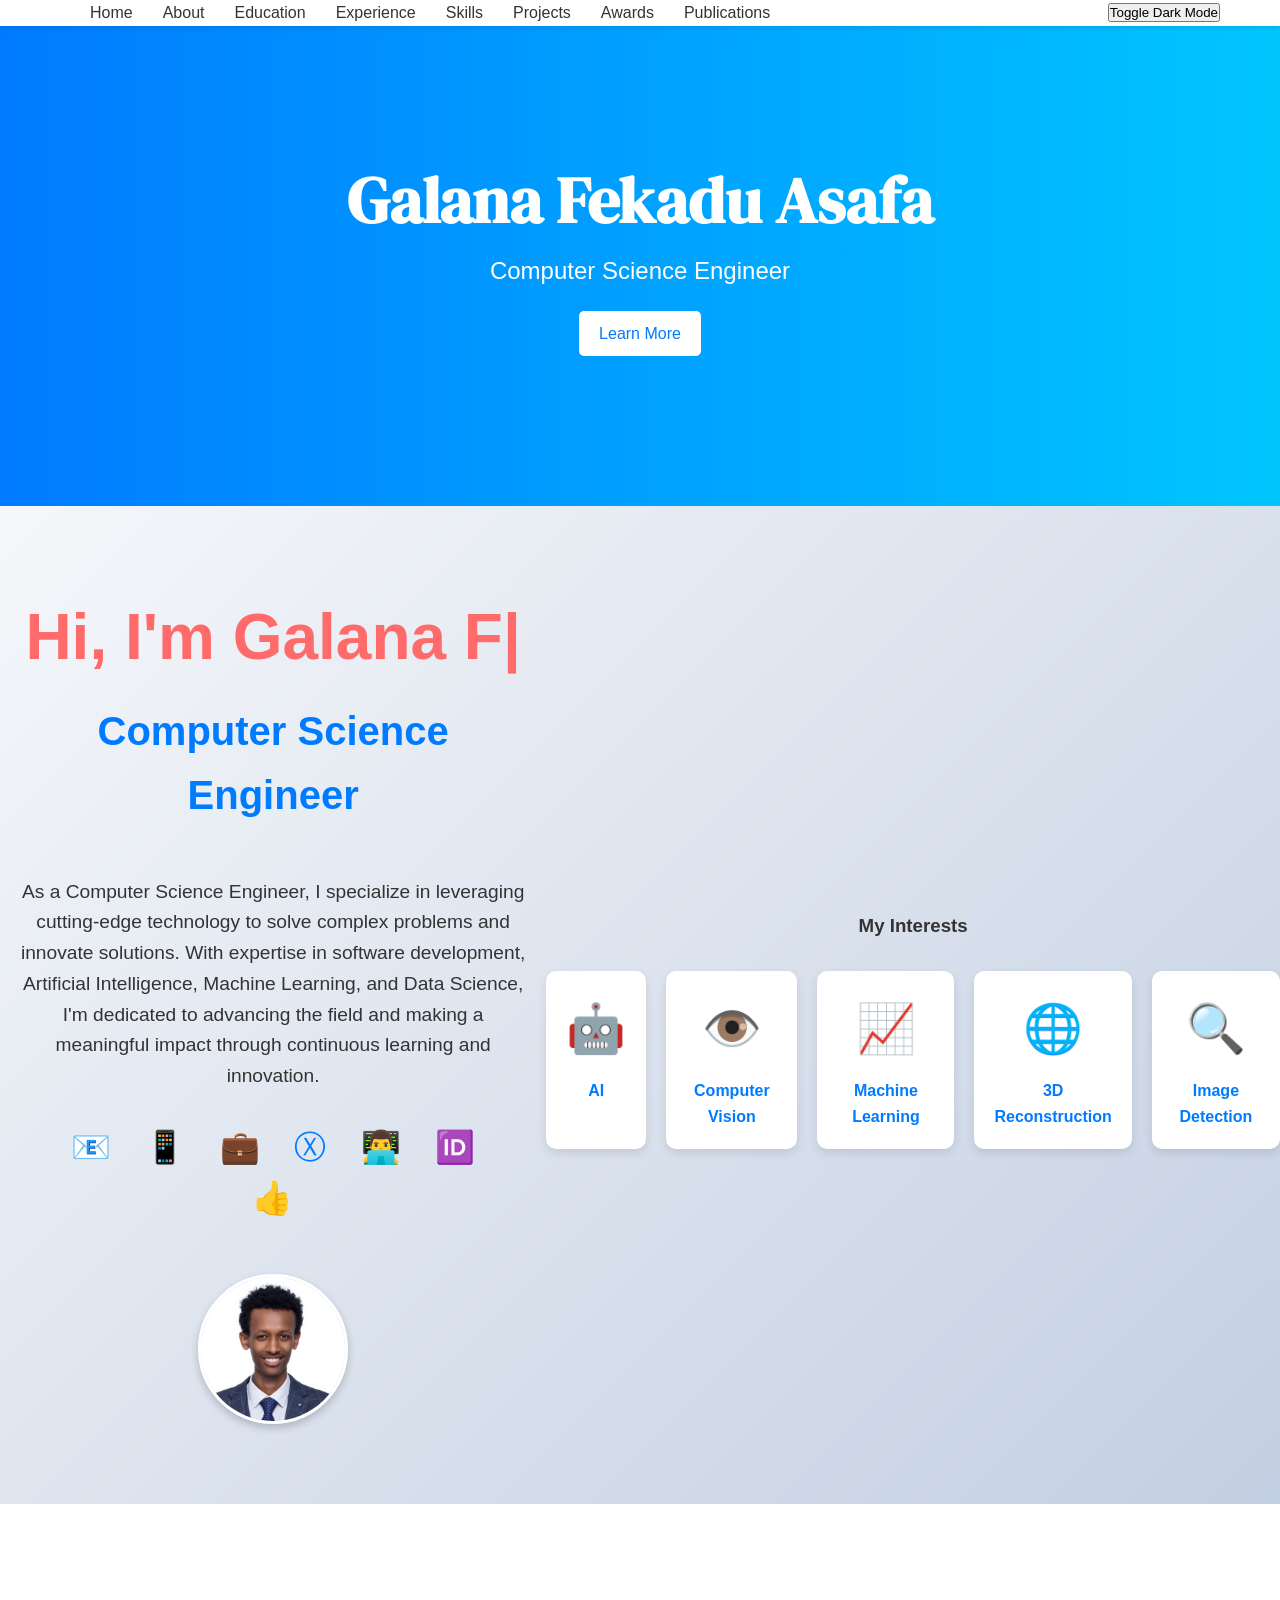
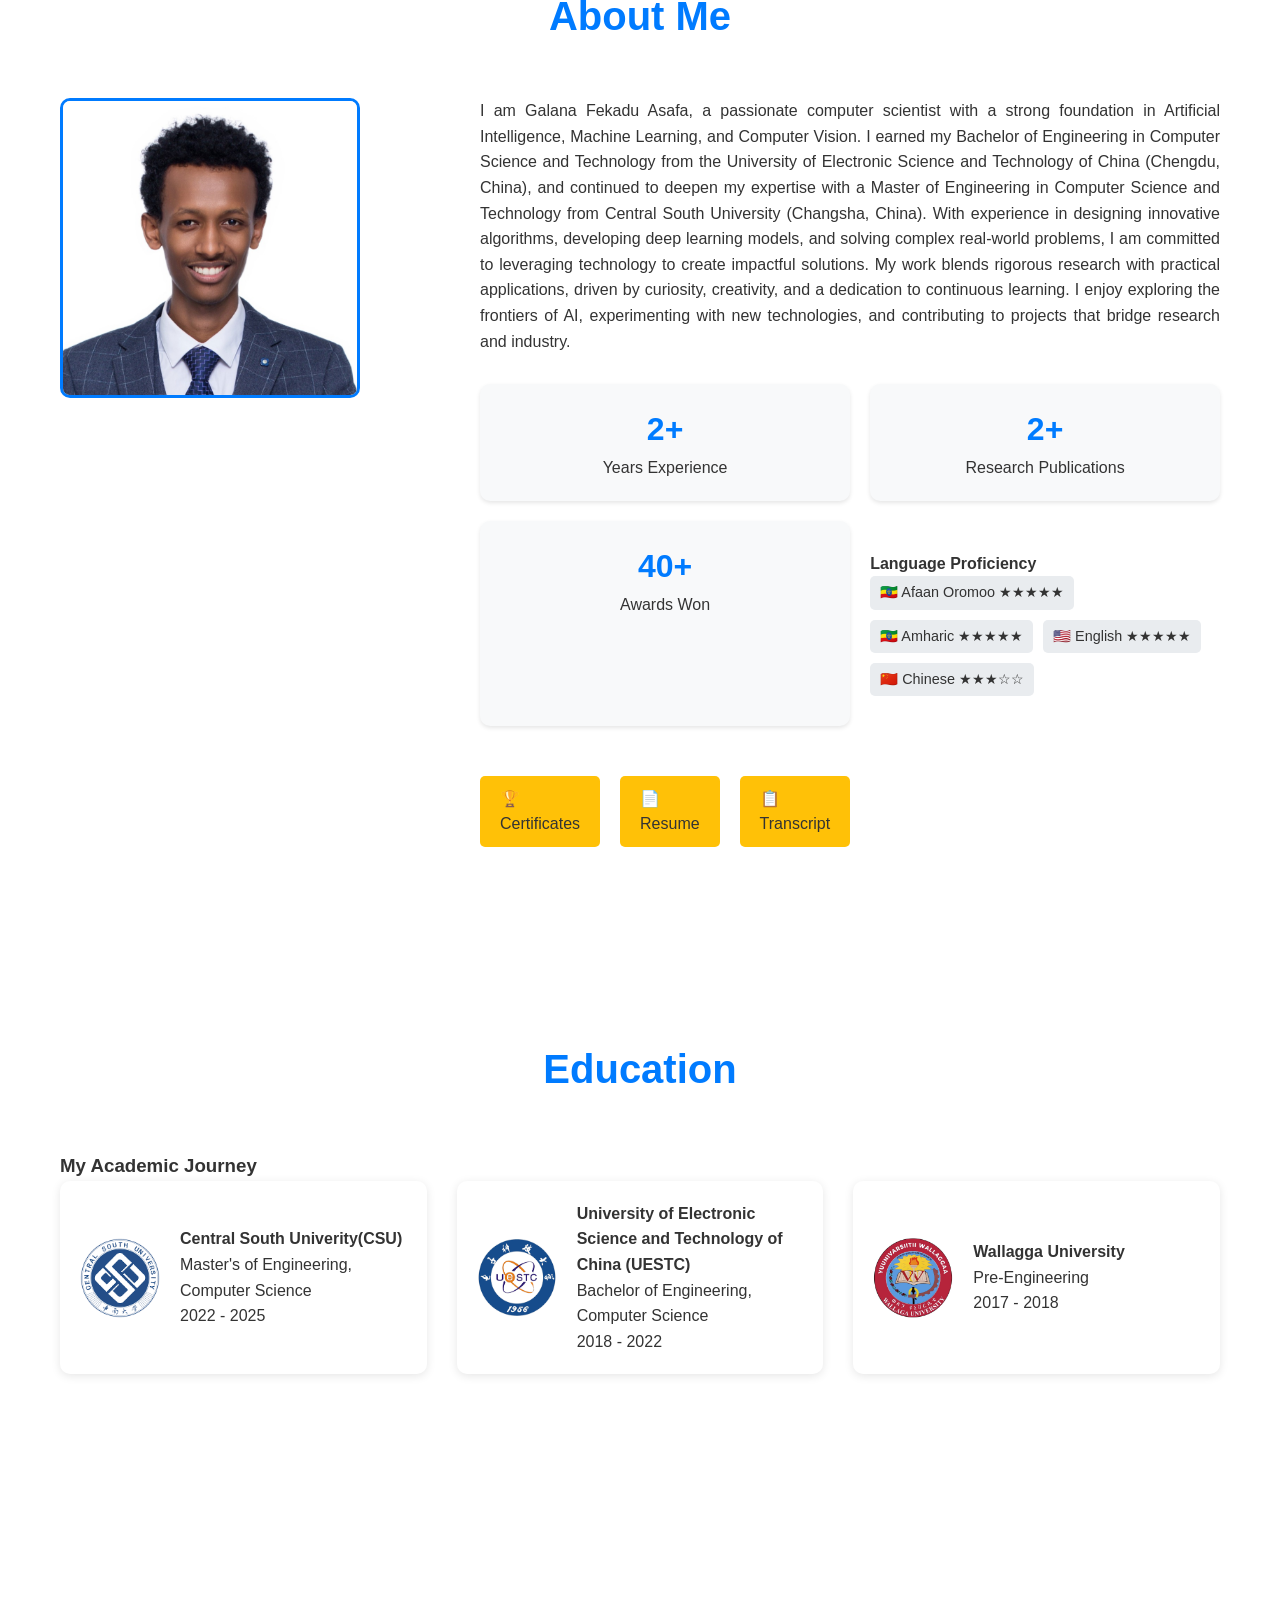
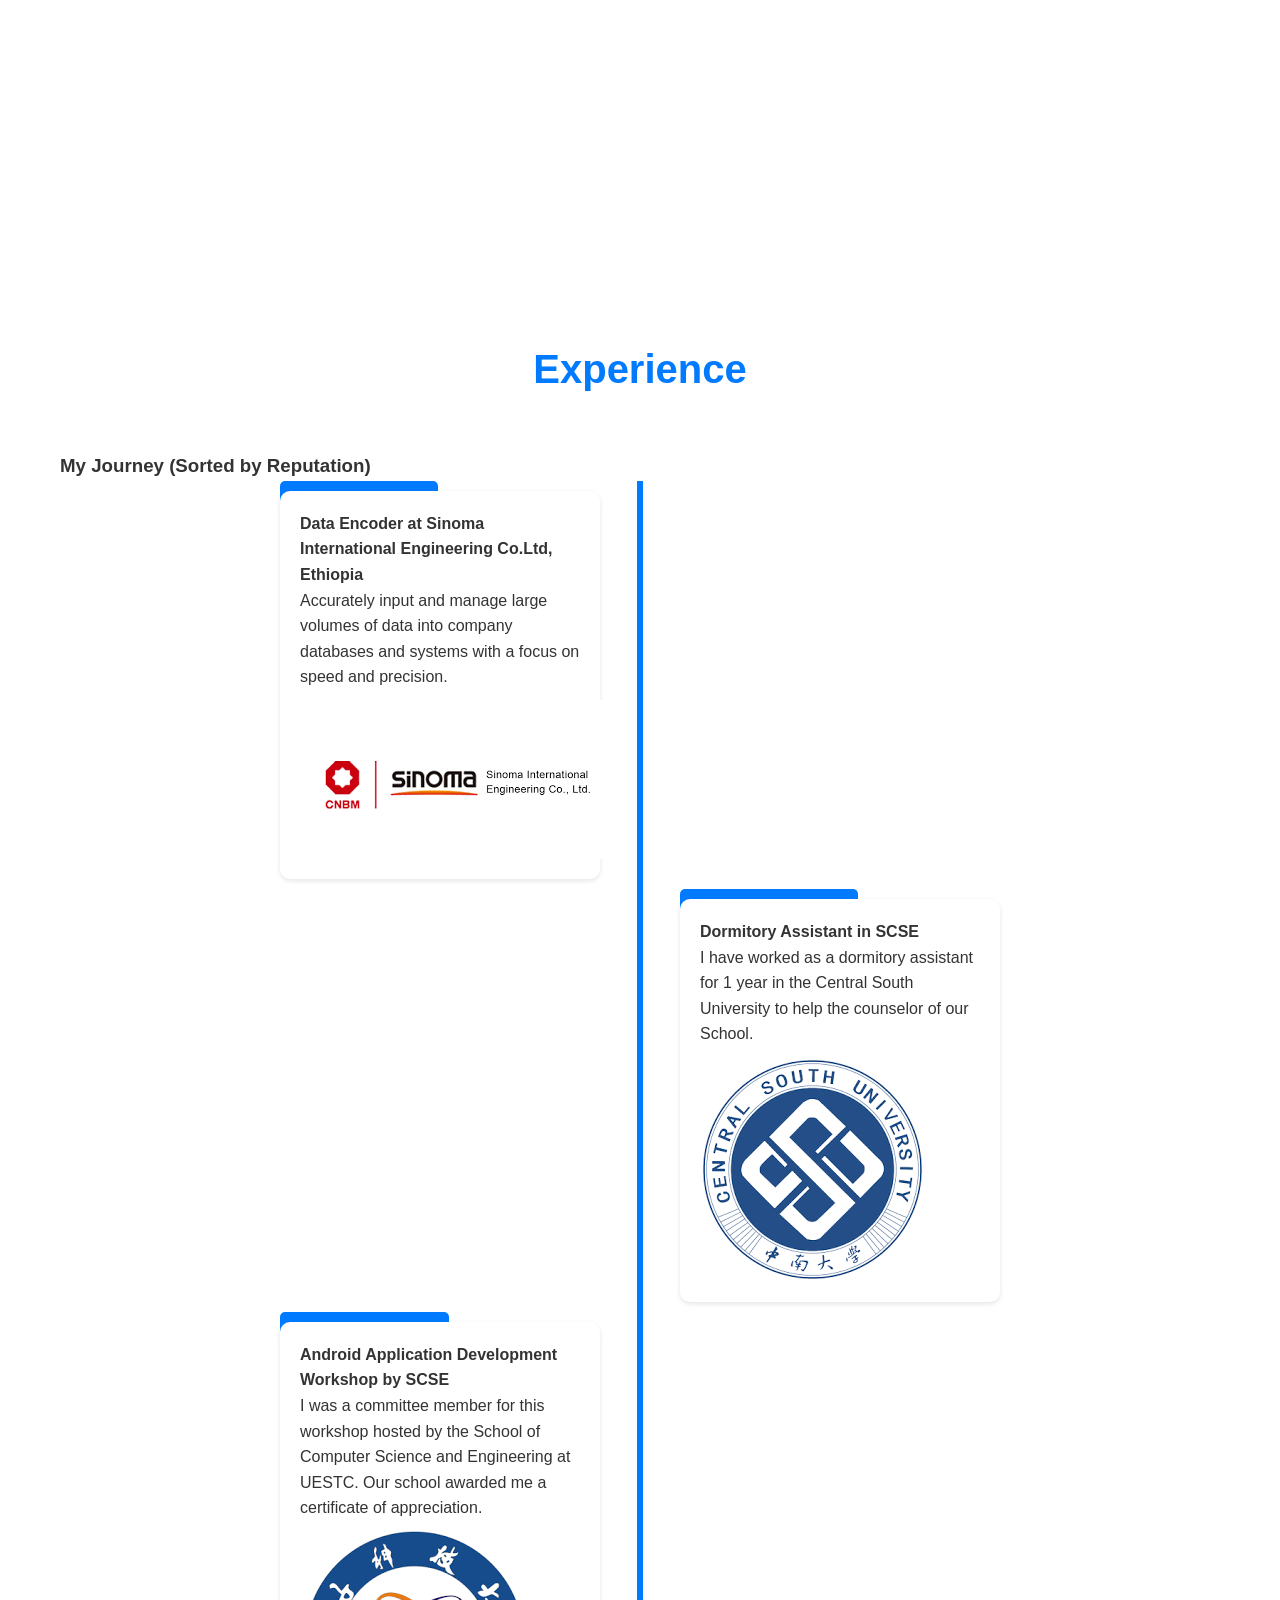
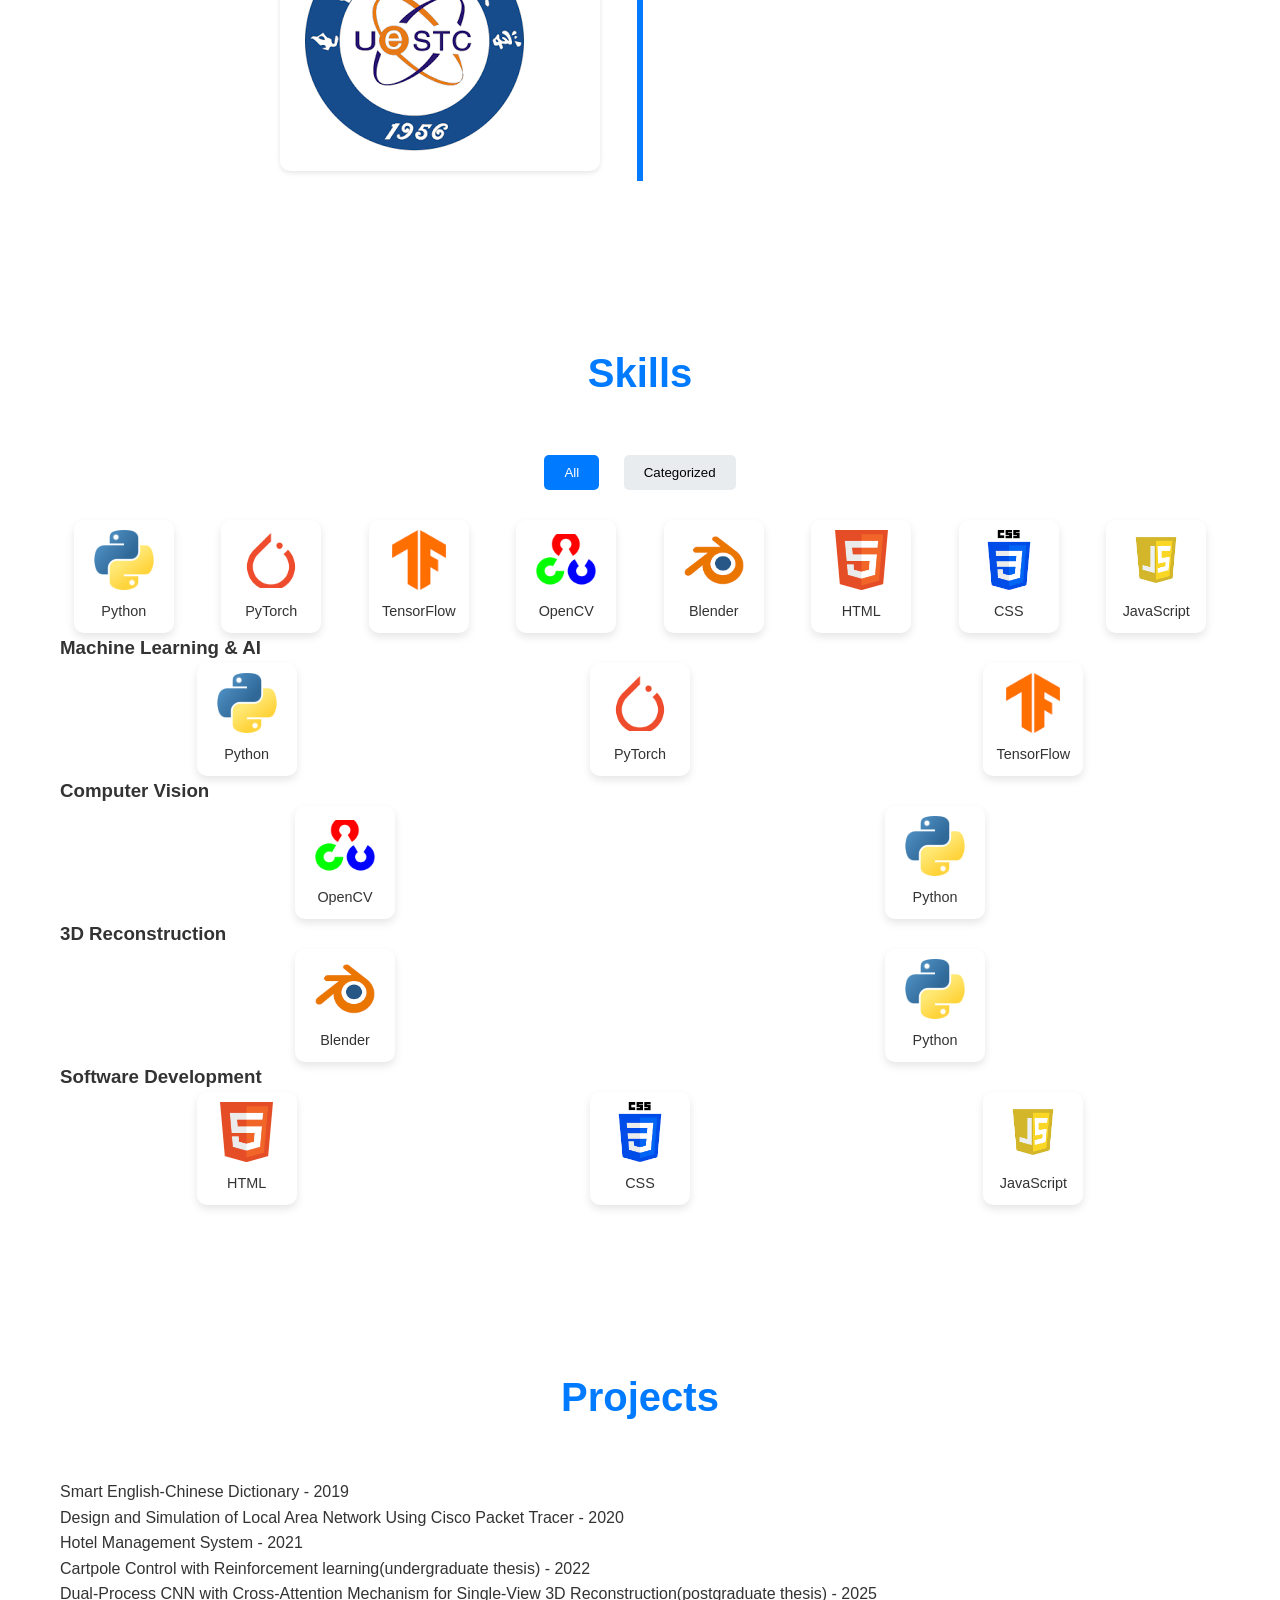
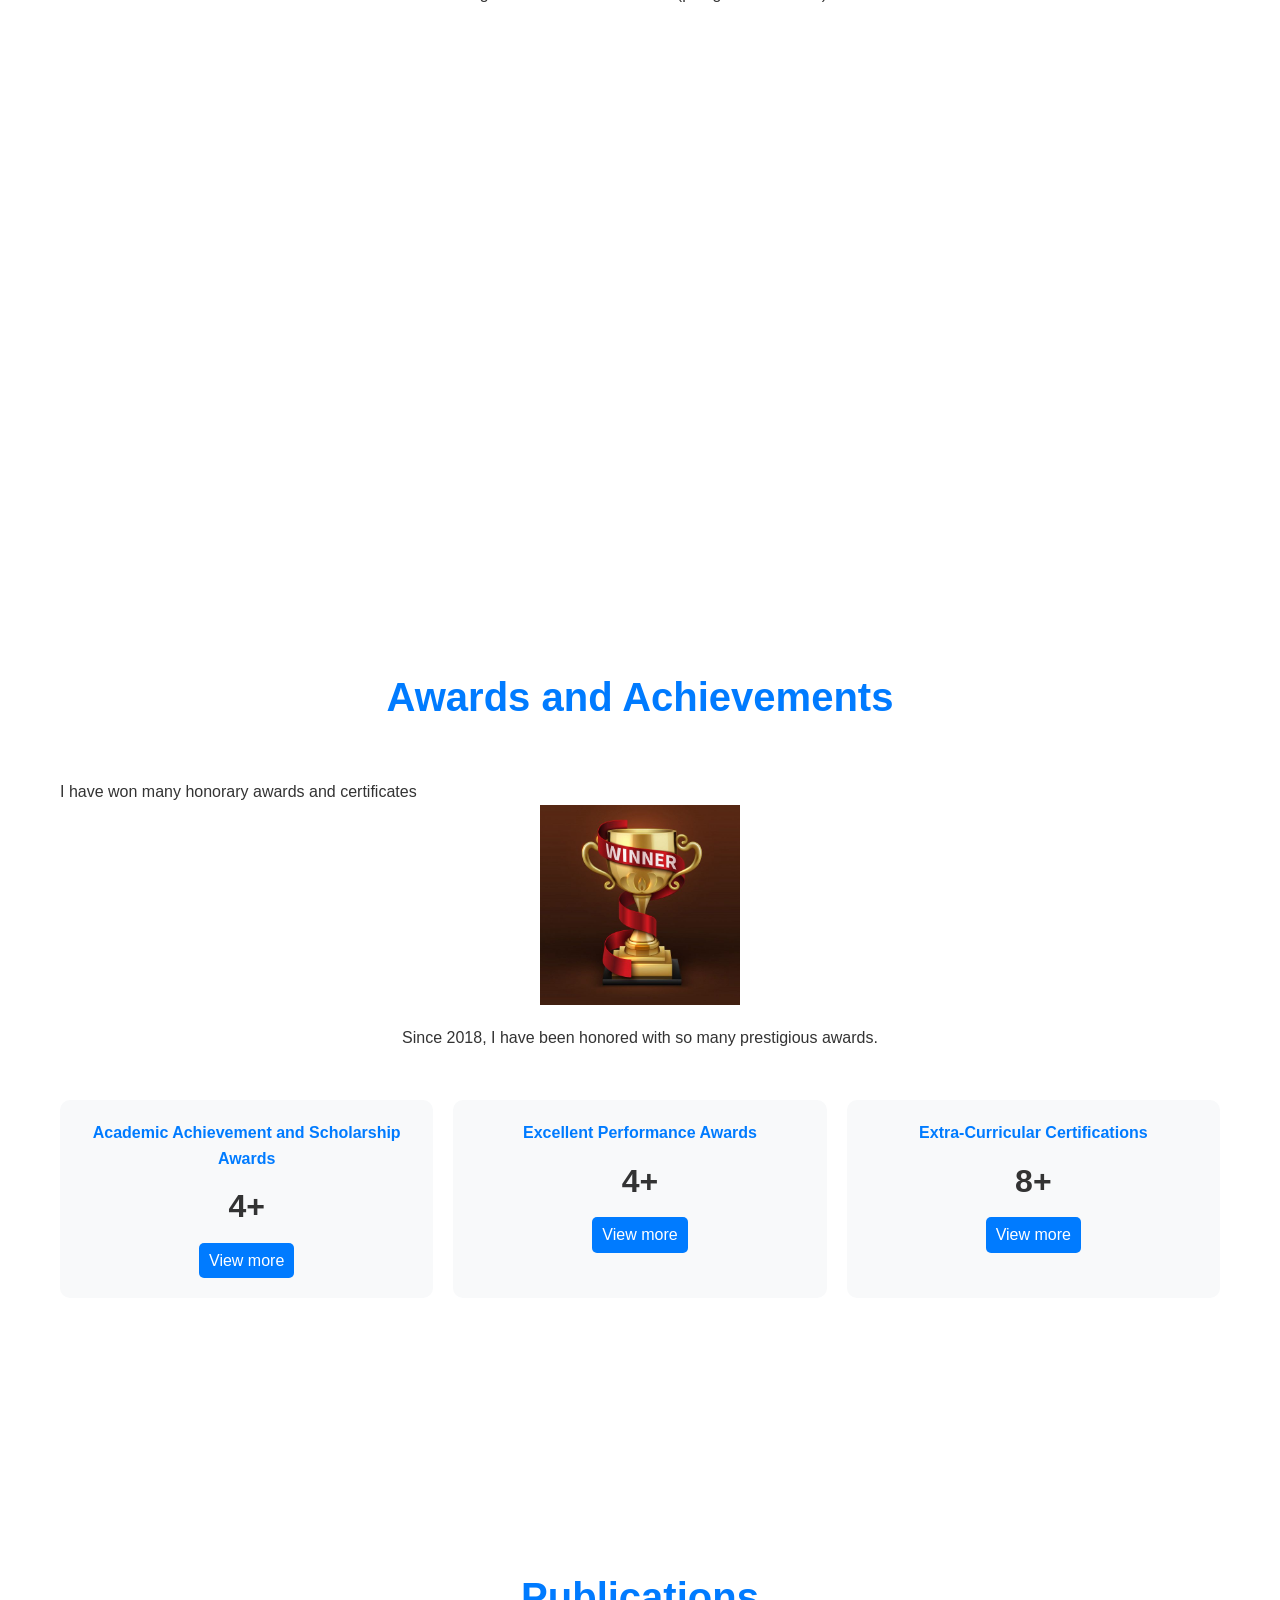
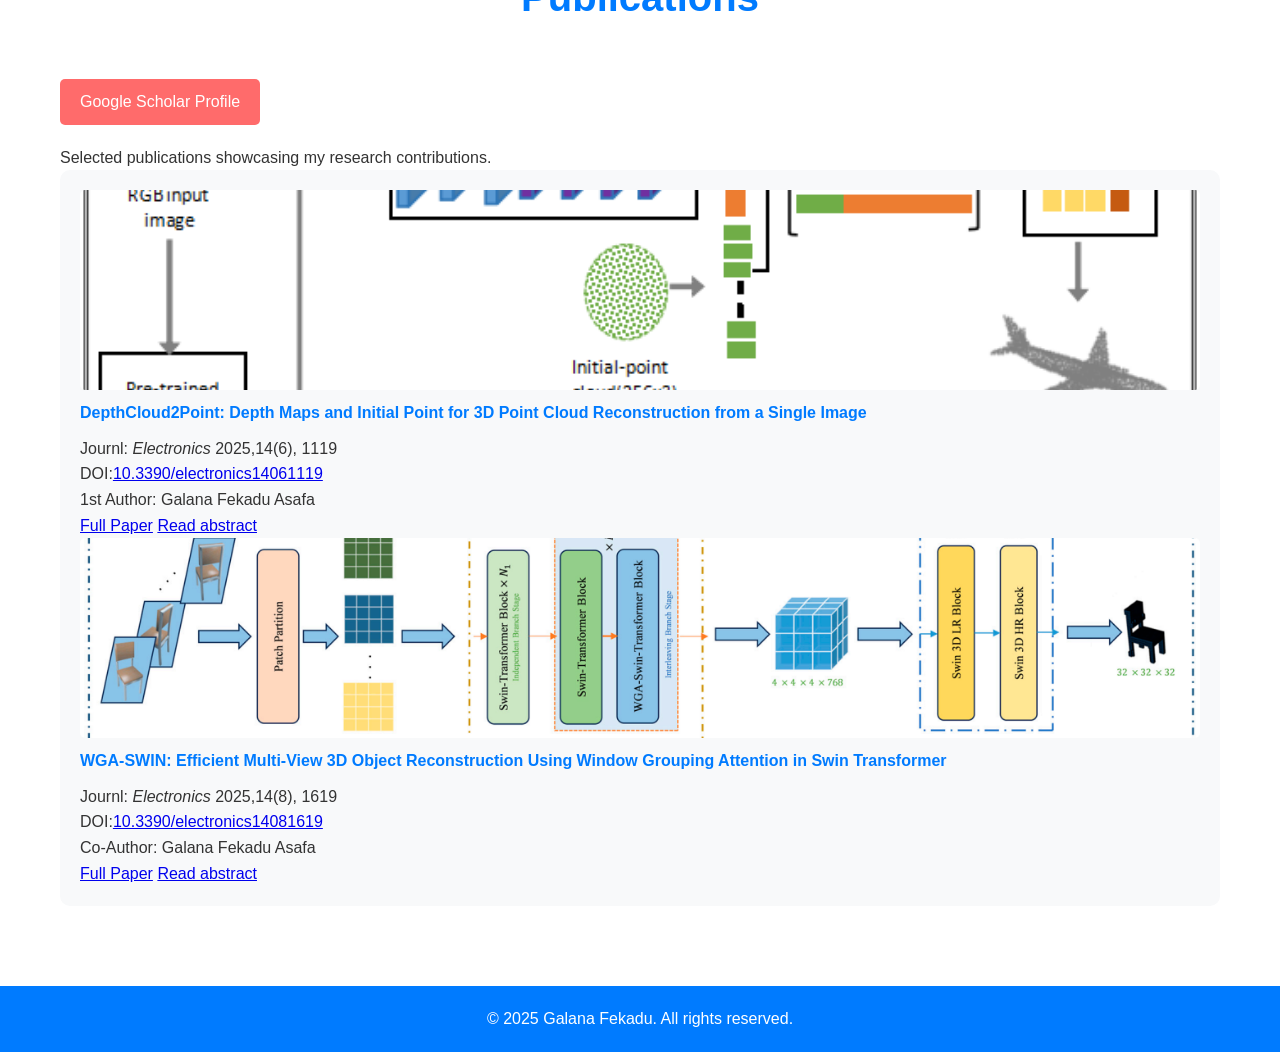
<file: index.html>
<script type="text/javascript">
        var gk_isXlsx = false;
        var gk_xlsxFileLookup = {};
        var gk_fileData = {};
        function filledCell(cell) {
          return cell !== '' && cell != null;
        }
        function loadFileData(filename) {
        if (gk_isXlsx && gk_xlsxFileLookup[filename]) {
            try {
                var workbook = XLSX.read(gk_fileData[filename], { type: 'base64' });
                var firstSheetName = workbook.SheetNames[0];
                var worksheet = workbook.Sheets[firstSheetName];

                // Convert sheet to JSON to filter blank rows
                var jsonData = XLSX.utils.sheet_to_json(worksheet, { header: 1, blankrows: false, defval: '' });
                // Filter out blank rows (rows where all cells are empty, null, or undefined)
                var filteredData = jsonData.filter(row => row.some(filledCell));

                // Heuristic to find the header row by ignoring rows with fewer filled cells than the next row
                var headerRowIndex = filteredData.findIndex((row, index) =>
                  row.filter(filledCell).length >= filteredData[index + 1]?.filter(filledCell).length
                );
                // Fallback
                if (headerRowIndex === -1 || headerRowIndex > 25) {
                  headerRowIndex = 0;
                }

                // Convert filtered JSON back to CSV
                var csv = XLSX.utils.aoa_to_sheet(filteredData.slice(headerRowIndex)); // Create a new sheet from filtered array of arrays
                csv = XLSX.utils.sheet_to_csv(csv, { header: 1 });
                return csv;
            } catch (e) {
                console.error(e);
                return "";
            }
        }
        return gk_fileData[filename] || "";
        }
        </script><!DOCTYPE html>
<html lang="en">
<head>
    <meta charset="UTF-8">
    <meta name="viewport" content="width=device-width, initial-scale=1.0">
    <title>I'm Galana Fekadu Asafa - Computer Science Engineer</title>
    <link href="https://fonts.googleapis.com/css2?family=DM+Serif+Display&family=Arial&display=swap" rel="stylesheet">
    <link rel="stylesheet" href="styles.css">
</head>
<body>
    <header class="hero">
        <div class="hero-content">
            <h1 class="hero-title">Galana Fekadu Asafa</h1>
            <p class="hero-subtitle">Computer Science Engineer</p>
            <a href="#about" class="hero-btn">Learn More</a>
        </div>
    </header>

    <nav class="navbar">
        <div class="nav-container">
            <ul class="nav-menu">
                <li class="nav-item"><a href="#home" class="nav-link">Home</a></li>
                <li class="nav-item"><a href="#about" class="nav-link">About</a></li>
                <li class="nav-item"><a href="#education" class="nav-link">Education</a></li>
                <li class="nav-item"><a href="#experience" class="nav-link">Experience</a></li>
                <li class="nav-item"><a href="#skills" class="nav-link">Skills</a></li>
                <li class="nav-item"><a href="#projects" class="nav-link">Projects</a></li>
                <li class="nav-item"><a href="#awards" class="nav-link">Awards</a></li>
                <li class="nav-item"><a href="#publications" class="nav-link">Publications</a></li>
            </ul>
            <div class="nav-toggle" id="mobile-menu">
                <span class="bar"></span>
                <span class="bar"></span>
                <span class="bar"></span>
            </div>
            <div class="dark-mode-toggle">
                <button id="dark-mode-btn">Toggle Dark Mode</button>
            </div>
        </div>
    </nav>

    <section id="home" class="section home fade-in">
        <div class="container">
             <h1 class="home-title"><span id="typed-text"></span><span id="cursor">|</span></h1>
            <h2 class="home-subtitle">Computer Science Engineer</h2>
            <p class="home-description">As a Computer Science Engineer, I specialize in leveraging cutting-edge technology to solve complex problems and innovate solutions. With expertise in software development, Artificial Intelligence, Machine Learning, and Data Science, I'm dedicated to advancing the field and making a meaningful impact through continuous learning and innovation.</p>
            <div class="home-social">
                <a href="mailto:nafsiif911@gmail.com" class="social-link" target="_blank">📧</a>
                <a href="tel:+251991186669" class="social-link" target="_blank">📱</a>
                <a href="https://www.linkedin.com/in/galana-fekadu-16a3b5212/" class="social-link" target="_blank">💼</a>
                <a href="https://x.com/galana_fekadu" class="social-link" target="_blank">Ⓧ</a>
                <a href="https://github.com/GalanaFekadu" class="social-link" target="_blank">👨‍💻</a>
                <a href="https://orcid.org/0009-0000-5295-4146" class="social-link" target="_blank">🆔</a>
                <a href="https://www.facebook.com/AukooG911" class="social-link" target="_blank">👍</a>
            </div>
            <img src="profile-placeholder.jpg" alt="Profile Photo" class="home-profile-img">
        </div>
        <div class="interests">
            <h3>My Interests</h3>
            <div class="interest-cards">
                <div class="interest-card">
                    <div class="icon">🤖</div>
                    <h4>AI</h4>
                </div>
                <div class="interest-card">
                    <div class="icon">👁️</div>
                    <h4>Computer Vision</h4>
                </div>
                <div class="interest-card">
                    <div class="icon">📈</div>
                    <h4>Machine Learning</h4>
                </div>
                <div class="interest-card">
                    <div class="icon">🌐</div>
                    <h4>3D Reconstruction</h4>
                </div>
                <div class="interest-card">
                    <div class="icon">🔍</div>
                    <h4>Image Detection</h4>
                </div>
            </div>
        </div>
    </section>

    <section id="about" class="section fade-in">
        <div class="container">
            <h2>About Me</h2>
            <div class="about-content">
                <img src="profile-placeholder.jpg" alt="Profile" class="about-img">
                <div class="about-text">
                    <p>I am Galana Fekadu Asafa, a passionate computer scientist with a strong foundation in Artificial Intelligence, Machine Learning, and Computer Vision. I earned my Bachelor of Engineering in Computer Science and Technology from the University of Electronic Science and Technology of China (Chengdu, China), and continued to deepen my expertise with a Master of Engineering in Computer Science and Technology from Central South University (Changsha, China).
With experience in designing innovative algorithms, developing deep learning models, and solving complex real-world problems, I am committed to leveraging technology to create impactful solutions. My work blends rigorous research with practical applications, driven by curiosity, creativity, and a dedication to continuous learning.

I enjoy exploring the frontiers of AI, experimenting with new technologies, and contributing to projects that bridge research and industry.</p>
                    <div class="stats">
                        <div class="stat">
                            <h3>2+</h3>
                            <a href="#experience" class="nav-link">Years Experience</a>
                        </div>
                        <div class="stat">
                            <h3>2+</h3>
                            <a href="#publications" class="nav-link">Research Publications</a>
                        </div>
                        <div class="stat">
                            <h3>40+</h3>
                            <a href="#awards" class="nav-link">Awards Won</a>
                        </div
                    </div>




                    <div class="language-proficiency">
                        <h4>Language Proficiency</h4>
                        <div class="languages">
			    <div class="lang">🇪🇹 Afaan Oromoo ★★★★★</div>
                            <div class="lang">🇪🇹 Amharic ★★★★★</div>
                            <div class="lang">🇺🇸 English ★★★★★</div>
                            <div class="lang">🇨🇳 Chinese ★★★☆☆</div>
                        </div>
                    </div>
                    <div class="downloads">
                        <a href="AWARD AND CERTIFICATE.pdf" class="download-btn">🏆 Certificates</a>
                        <a href="cv.pdf" class="download-btn">📄 Resume</a>
                        <a href="#" class="download-btn">📋 Transcript</a>
                    </div>
                </div>
            </div>
        </div>
    </section>

    <section id="education" class="section fade-in">
        <div class="container">
            <h2>Education</h2>
            <h3>My Academic Journey</h3>
            <div class="education-grid">
                <div class="edu-card">
                    <img src="CSU.png" alt="CSU">
                    <div class="edu-details">
                        <h4>Central South Univerity(CSU)</h4>
                        <p>Master's of Engineering, Computer Science</p>
                        <p>2022 - 2025</p>
                    </div>
                </div>
                <div class="edu-card">
                    <img src="UESTC.png" alt="UESTC">
                    <div class="edu-details">
                        <h4>University of Electronic Science and Technology of China (UESTC)</h4>
                        <p>Bachelor of Engineering, Computer Science</p>
                        <p>2018 - 2022</p>
                    </div>
                </div>
                <div class="edu-card">
                    <img src="WU.jpg" alt="WU">
                    <div class="edu-details">
                        <h4>Wallagga University</h4>
                        <p>Pre-Engineering</p>
                        <p>2017 - 2018</p>
                    </div>
                </div>
            </div>
        </div>
    </section>

    <section id="experience" class="section">
        <div class="container">
            <h2>Experience</h2>
            <h3>My Journey (Sorted by Reputation)</h3>
	    <div class="timeline">
		<div class="timeline-item">
		    <div class="timeline-date">Aug 2025 - Present</div>
		    <div class="timeline-content">
                        <h4>Data Encoder at Sinoma International Engineering Co.Ltd, Ethiopia</h4>
                        <p>Accurately input and manage large volumes of data into company databases and systems with a focus on speed and precision.</p>
                        <div class="company-logo"><img src="Sinoma.png" alt="Sinoma Logo"></div>
                    </div>
                </div>			
           
                <div class="timeline-item">
                    <div class="timeline-date"> Febr 2024 - April 2025 </div>
                    <div class="timeline-content">
                        <h4>Dormitory Assistant in SCSE</h4>
                        <p>I have worked as a dormitory assistant for 1 year in the Central South University to help the counselor of our School.</p>
                        <div class="company-logo"><img src="CSU.png" alt="Central South University Logo"></div>
                    </div>
                </div>
                <div class="timeline-item">
                    <div class="timeline-date">Sept 2020 - oct 2020</div>
                    <div class="timeline-content">
                        <h4>Android Application Development Workshop by SCSE</h4>
                        <p>I was a committee member for this workshop hosted by the School of Computer Science and Engineering at UESTC. Our school awarded me a certificate of appreciation.</p>
                        <div class="company-logo"><img src="UESTC.png" alt="UESTC Logo"></div>
                    </div>
                </div>

            </div>
        </div>
    </section>

    <section id="skills" class="section fade-in">
        <div class="container">
            <h2>Skills</h2>
            <div class="skills-toggle">
                <button class="toggle-btn active">All</button>
                <button class="toggle-btn">Categorized</button>
            </div>
            <div class="skills-grid">
                <div class="skill-badge">
                    <img src="python-icon.png" alt="Python" class="skill-icon">
                    <span class="caption">Python</span>
                </div>
                <div class="skill-badge">
                    <img src="pytorch-icon.png" alt="PyTorch" class="skill-icon">
                    <span class="caption">PyTorch</span>
                </div>
                <div class="skill-badge">
                    <img src="tensorflow-icon.png" alt="TensorFlow" class="skill-icon">
                    <span class="caption">TensorFlow</span>
                </div>
                <div class="skill-badge">
                    <img src="opencv-icon.png" alt="OpenCV" class="skill-icon">
                    <span class="caption">OpenCV</span>
                </div>
                <div class="skill-badge">
                    <img src="blender-icon.png" alt="Blender" class="skill-icon">
                    <span class="caption">Blender</span>
                </div>
                <div class="skill-badge">
                    <img src="html-icon.png" alt="HTML" class="skill-icon">
                    <span class="caption">HTML</span>
                </div>
                <div class="skill-badge">
                    <img src="css-icon.png" alt="CSS" class="skill-icon">
                    <span class="caption">CSS</span>
                </div>
                <div class="skill-badge">
                    <img src="javascript-icon.png" alt="JavaScript" class="skill-icon">
                    <span class="caption">JavaScript</span>
                </div>
            </div>
            <div class="skill-categories">
                <h3>Machine Learning & AI</h3>
                <div class="category-grid">
                    <div class="skill-badge">
                        <img src="python-icon.png" alt="Python" class="skill-icon">
                        <span class="caption">Python</span>
                    </div>
                    <div class="skill-badge">
                        <img src="pytorch-icon.png" alt="PyTorch" class="skill-icon">
                        <span class="caption">PyTorch</span>
                    </div>
                    <div class="skill-badge">
                        <img src="tensorflow-icon.png" alt="TensorFlow" class="skill-icon">
                        <span class="caption">TensorFlow</span>
                    </div>
                </div>
                <h3>Computer Vision</h3>
                <div class="category-grid">
                    <div class="skill-badge">
                        <img src="opencv-icon.png" alt="OpenCV" class="skill-icon">
                        <span class="caption">OpenCV</span>
                    </div>
                    <div class="skill-badge">
                        <img src="python-icon.png" alt="Python" class="skill-icon">
                        <span class="caption">Python</span>
                    </div>
                </div>
                <h3>3D Reconstruction</h3>
                <div class="category-grid">
                    <div class="skill-badge">
                        <img src="blender-icon.png" alt="Blender" class="skill-icon">
                        <span class="caption">Blender</span>
                    </div>
                    <div class="skill-badge">
                        <img src="python-icon.png" alt="Python" class="skill-icon">
                        <span class="caption">Python</span>
                    </div>
                </div>
                <h3>Software Development</h3>
                <div class="category-grid">
                    <div class="skill-badge">
                        <img src="html-icon.png" alt="HTML" class="skill-icon">
                        <span class="caption">HTML</span>
                    </div>
                    <div class="skill-badge">
                        <img src="css-icon.png" alt="CSS" class="skill-icon">
                        <span class="caption">CSS</span>
                    </div>
                    <div class="skill-badge">
                        <img src="javascript-icon.png" alt="JavaScript" class="skill-icon">
                        <span class="caption">JavaScript</span>
                    </div>
                </div>
            </div>
        </div>
    </section>

    <section id="projects" class="section fade-in">
        <div class="container">
            <h2>Projects</h2>
            <p>Smart English-Chinese Dictionary - 2019</p>
	    <p>Design and Simulation of Local Area Network Using Cisco Packet Tracer - 2020</p>
	    <p>Hotel Management System - 2021</p>
	    <p>Cartpole Control with Reinforcement learning(undergraduate thesis) - 2022</p>
	    <p>Dual-Process CNN with Cross-Attention Mechanism for Single-View 3D Reconstruction(postgraduate thesis) - 2025</p>
        </div>
    </section>

    <section id="awards" class="section fade-in">
        <div class="container">
            <h2>Awards and Achievements</h2>
            <p>I have won many honorary awards and certificates</p>
            <div class="awards-intro">
                <img src="trophy-placeholder.jpg" alt="Trophy">
                <p>Since 2018, I have been honored with so many prestigious awards.</p>
            </div>
            <div class="awards-grid">
                <div class="award-card">
                    <h4>Academic Achievement and Scholarship Awards</h4>
                    <p>4+</p>
                    <a href="#" class="view-more" data-target="academic-list">View more</a>
                    <div class="award-list" id="academic-list" style="display: none;">
                        <ul>
                            <li>Dean's List Award - Wallagga University, 2018</li>
                            <li>Academic Excellence Award - UESTC, 2020</li>
                            <li>Betre-Science Scholarship (Ethiopian Government Scholarship) - 2018</li>
                            <li>Chinese Government Scholarship - 2022 </li>
                        </ul>
                    </div>
                </div>
                <div class="award-card">
                    <h4>Excellent Performance Awards</h4>
                    <p>4+</p>
                    <a href="#" class="view-more" data-target="performance-list">View more</a>
                    <div class="award-list" id="performance-list" style="display: none;">
                        <ul>
			    <li>UESTC Excellent Performance Award second prize - 2018</li>
                            <li>UESTC Excellent Performance Award second prize - 2019</li>
                            <li>UESTC Excellent Performance Award second prize - 2020</li>
                            <li>UESTC Excellent Performance Award second prize - 2021</li>

                        </ul>
                    </div>
                </div>
                <div class="award-card">
                    <h4>Extra-Curricular Certifications</h4>
                    <p>8+</p>
                    <a href="#" class="view-more" data-target="certification-list">View more</a>
                    <div class="award-list" id="certification-list" style="display: none;">
                        <ul>
                            <li>Android App Development Workshop</li>
                            <li>Python for Web Automation</li>
                            <li>PHP programming Language</li>
                            <li>C# programming language</li>
                            <li>Dart and Flutter Training</li>
			    <li>Image Recognition basics</li>
                            <li>Eyes on the world of UESTC reading Month</li>
                            <li>The 53rd UESTC Sports Meeting</li>
                            <li>International Visitiong mision by UESTC-2019</li>
			    <li>UESTC Graduation Sports Football Winner- 2019 </li>
			    <li>UESTC Graduation Sports Volleyball Winner- 2019 </li>
			    <li>UESTC Clean up exercise 2019 </li>
			    <li>Learning in UESTC exchange forum - 2019 </li>
			    <li>UESTC Winter Sports Volleyball Winner-2021 </li>
			    <li>Chengdu Community activities - 2020 </li>
                        </ul>
                    </div>
                </div>
        </div>
    </section>
  


    <section id="publications" class="section fade-in">
        <div class="container">
            <h2>Publications</h2>
            <a href="#" class="scholar-btn" target ="_blank">Google Scholar Profile</a>
            <p> Selected publications showcasing my research contributions.</p>
            <div class="pub-grid">
                <div class="pub-card">
		    <div class="pub-image">
                        <img src="pub1-placeholder.jpg" alt="DepthCloud2Point: Depth Maps and Initial Point for 3D Point Cloud Reconstruction from a Single Image" class="pub-img>
                    </div>
		    <div class="pub-details">
			<h4 class="pub-title">DepthCloud2Point: Depth Maps and Initial Point for 3D Point Cloud Reconstruction from a Single Image</h4>
			<p class="pub-meta">Journl: <em>Electronics</em> 2025,14(6), 1119</p>
			<p class="pub-meta">DOI:<a href="https://doi.org/10.3390/electronics14061119" target="_blank">10.3390/electronics14061119</a></p>
			<p class="pub-meta">1st Author: Galana Fekadu Asafa</p>
			<div class="pub-links">
			    <a href="paper1.pdf" class="pub-link" target="_blank">Full Paper</a>
			    <a href="#" class="pub-link" data-toggle="abtsract">Read abstract</a>
			</div>
			<div class="pub-abstract" style="display: none;">
			    <p>[Abstract placeholder: This paper.........]</p>
			    <button class="close-abstract">Close</button>
			</div>
		    </div>
		    <div class="pub-image">
			<img src="Archi2.png" alt="WGA-SWIN: Efficient Multi-View 3D Object Reconstruction Using Window Grouping Attention in Swin Transformer" class="pub-img>
                    </div>
		    <div class="pub-details">
			<h4 class="pub-title">WGA-SWIN: Efficient Multi-View 3D Object Reconstruction Using Window Grouping Attention in Swin Transformer</h4>
			<p class="pub-meta">Journl: <em>Electronics</em> 2025,14(8), 1619</p>
			<p class="pub-meta">DOI:<a href="https://doi.org/10.3390/electronics14081619" target="_blank">10.3390/electronics14081619</a></p>
			<p class="pub-meta">Co-Author: Galana Fekadu Asafa</p>
			<div class="pub-links">
			    <a href="paper2.pdf" class="pub-link" target="_blank">Full Paper</a>
			    <a href="#" class="pub-link" data-toggle="abtsract">Read abstract</a>
			</div>
			<div class="pub-abstract" style="display: none;">
			    <p>[Abstract placeholder: This paper.........]</p>
			    <button class="close-abstract">Close</button>
			</div>
		    </div>
		</div>
	    </div>
	</div>
    </section>

    <footer>
        <div class="container">
            <p>&copy; 2025 Galana Fekadu. All rights reserved.</p>
        </div>
    </footer>

    <script src="script.js"></script>
    <script>
        document.addEventListener('DOMContentLoaded', function() {
            document.querySelectorAll('.view-more').forEach(button => {
                button.addEventListener('click', function(e) {
                    e.preventDefault();
                    const targetId = this.getAttribute('data-target');
                    const list = document.getElementById(targetId);
                    if (!list) {
                        console.error('List not found: ' + targetId);
                        return;
                    }
                    if (list.style.display === 'none' || list.style.display === '') {
                        list.style.display = 'block';
                        this.textContent = 'View less';
                    } else {
                        list.style.display = 'none';
                        this.textContent = 'View more';
                    }
                });
            });
        });
    </script>
</body>
</html>
</file>
<file: styles.css>
/* Global Styles */
* {
    margin: 0;
    padding: 0;
    box-sizing: border-box;
}

body {
    font-family: 'Arial', sans-serif;
    line-height: 1.6;
    color: #333;
    background-color: #fff;
    transition: background-color 0.3s, color 0.3s;
}

body.dark-mode {
    background-color: #121212;
    color: #fff;
}

.container {
    max-width: 1200px;
    margin: 0 auto;
    padding: 0 20px;
}

/* Hero Section */
.hero {
    background: linear-gradient(to right, #007bff, #00c6ff);
    color: #fff;
    padding: 150px 0;
    text-align: center;
}

.hero-content {
    animation: fadeIn 1s ease-in;
}

.hero-title {
    font-size: 4em;
    font-family: 'DM Serif Display', serif;
}

.hero-subtitle {
    font-size: 1.5em;
}

.hero-btn {
    display: inline-block;
    padding: 10px 20px;
    background: #fff;
    color: #007bff;
    text-decoration: none;
    border-radius: 5px;
    margin-top: 20px;
    transition: background 0.3s;
}

.hero-btn:hover {
    background: #f0f0f0;
}

/* Navigation */
.navbar {
    background: #fff;
    box-shadow: 0 2px 5px rgba(0,0,0,0.1);
    position: fixed;
    width: 100%;
    top: 0;
    z-index: 1000;
    transition: background 0.3s;
}

body.dark-mode .navbar {
    background: #1e1e1e;
}

.nav-container {
    max-width: 1200px;
    margin: 0 auto;
    padding: 0 20px;
    display: flex;
    justify-content: space-between;
    align-items: center;
}

.nav-menu {
    display: flex;
    list-style: none;
}

.nav-item {
    margin-left: 30px;
}

.nav-link {
    text-decoration: none;
    color: #333;
    font-weight: 500;
    transition: color 0.3s;
}

body.dark-mode .nav-link {
    color: #fff;
}

.nav-link:hover {
    color: #007bff;
}

.nav-toggle {
    display: none;
    flex-direction: column;
    cursor: pointer;
}

.bar {
    width: 25px;
    height: 3px;
    background: #333;
    margin: 3px 0;
    transition: 0.3s;
}

body.dark-mode .bar {
    background: #fff;
}

/* Sections */
.section {
    padding: 80px 0;
    min-height: 100vh;
    animation: fadeIn 1s ease-in;
}

.section h2 {
    text-align: center;
    margin-bottom: 50px;
    color: #007bff;
    font-size: 2.5em;
}

/* Home Section */
.home {
    background: linear-gradient(135deg, #f5f7fa 0%, #c3cfe2 100%);
    display: flex;
    align-items: center;
    justify-content: center;
    text-align: center;
}

body.dark-mode .home {
    background: linear-gradient(135deg, #333 0%, #555 100%);
}

.home-title {
    font-size: 4em;
    color: #ff6b6b;
    margin-bottom: 10px;
}

.home-subtitle {
    font-size: 2em;
    color: #333;
    margin-bottom: 20px;
}

body.dark-mode .home-subtitle {
    color: #ddd;
}

.home-description {
    font-size: 1.2em;
    max-width: 600px;
    margin: 0 auto 30px;
}

.home-social {
    margin: 30px 0;
}

.social-link {
    font-size: 2em;
    margin: 0 15px;
    text-decoration: none;
    color: #007bff;
}

.home-profile-img {
    border-radius: 50%;
    width: 150px;
    height: 150px;
    margin-top: 20px;
    object-fit: cover;
    border: 3px solid #fff;
    box-shadow: 0 4px 8px rgba(0,0,0,0.2);
}

.interests {
    margin-top: 50px;
}

.interests h3 {
    color: #333;
    margin-bottom: 30px;
}

body.dark-mode .interests h3 {
    color: #ddd;
}

.interest-cards {
    display: flex;
    justify-content: center;
    gap: 20px;
}

.interest-card {
    background: #fff;
    padding: 20px;
    border-radius: 10px;
    box-shadow: 0 4px 10px rgba(0,0,0,0.1);
    text-align: center;
    transition: transform 0.3s;
}

body.dark-mode .interest-card {
    background: #333;
}

.interest-card:hover {
    transform: translateY(-5px);
}

.interest-card .icon {
    font-size: 3em;
    margin-bottom: 10px;
}

.interest-card h4 {
    color: #007bff;
}

/* About Section */
.about-content {
    display: grid;
    grid-template-columns: 1fr 2fr;
    gap: 50px;
    align-items: start;
}

.about-img {
    border-radius: 10px;
    width: 100%;
    max-width: 300px;
    border: 3px solid #007bff;
}

.about-text p {
    margin-bottom: 30px;
    text-align: justify;
}

.stats {
    display: grid;
    grid-template-columns: repeat(2, 1fr);
    gap: 20px;
    margin: 30px 0;
}

.stat {
    text-align: center;
    padding: 20px;
    background: #f8f9fa;
    border-radius: 10px;
    box-shadow: 0 2px 4px rgba(0,0,0,0.1);
}

body.dark-mode .stat {
    background: #333;
}

.stat h3 {
    font-size: 2em;
    color: #007bff;
}

.language-proficiency {
    margin: 30px 0;
}

.languages {
    display: flex;
    flex-wrap: wrap;
    gap: 10px;
}

.lang {
    background: #e9ecef;
    padding: 5px 10px;
    border-radius: 5px;
    font-size: 0.9em;
}

body.dark-mode .lang {
    background: #555;
}

.downloads {
    display: flex;
    gap: 20px;
    margin-top: 30px;
}

.download-btn {
    display: inline-block;
    padding: 10px 20px;
    background: #ffc107;
    color: #333;
    text-decoration: none;
    border-radius: 5px;
    transition: background 0.3s;
}

.download-btn:hover {
    background: #e0a800;
}

/* Education Section */
.education-grid {
    display: grid;
    grid-template-columns: repeat(auto-fit, minmax(300px, 1fr));
    gap: 30px;
}

.edu-card {
    display: flex;
    align-items: center;
    gap: 20px;
    padding: 20px;
    background: #fff;
    border-radius: 10px;
    box-shadow: 0 2px 10px rgba(0,0,0,0.1);
    transition: transform 0.3s;
}

body.dark-mode .edu-card {
    background: #333;
}

.edu-card:hover {
    transform: scale(1.05);
}

.edu-card img {
    width: 80px;
    height: 80px;
    object-fit: contain;
}

/* Experience Section */
.timeline {
    position: relative;
    max-width: 800px;
    margin: 0 auto;
}

.timeline::after {
    content: '';
    position: absolute;
    width: 6px;
    background: #007bff;
    top: 0;
    bottom: 0;
    left: 50%;
    margin-left: -3px;
}

.timeline-item {
    padding: 10px 40px;
    position: relative;
    background-color: inherit;
    width: 50%;
}

.timeline-item:nth-child(odd) {
    left: 0;
}

.timeline-item:nth-child(even) {
    left: 50%;
}

.timeline-date {
    background: #007bff;
    color: #fff;
    padding: 5px 10px;
    border-radius: 5px;
    position: absolute;
    top: 0;
}

.timeline-content {
    padding: 20px;
    background: #fff;
    border-radius: 10px;
    box-shadow: 0 2px 5px rgba(0,0,0,0.1);
    position: relative;
    transition: transform 0.3s;
}

body.dark-mode .timeline-content {
    background: #333;
}

.timeline-content:hover {
    transform: scale(1.05);
}

.company-logo {
    font-size: 2em;
    margin-top: 10px;
}

/* Skills Section */
.skills-toggle {
    text-align: center;
    margin-bottom: 30px;
}

.toggle-btn {
    padding: 10px 20px;
    margin: 0 10px;
    border: none;
    background: #e9ecef;
    border-radius: 5px;
    cursor: pointer;
}

.toggle-btn.active {
    background: #007bff;
    color: #fff;
}

.skills-grid, .category-grid {
    display: grid;
    grid-template-columns: repeat(auto-fit, minmax(100px, 1fr));
    gap: 20px;
    justify-items: center;
}

.skill-badge {
    display: flex;
    flex-direction: column;
    align-items: center;
    width: 100px;
    background: #fff;
    border-radius: 10px;
    box-shadow: 0 4px 8px rgba(0,0,0,0.1);
    padding: 10px;
    transition: transform 0.3s;
}

body.dark-mode .skill-badge {
    background: #333;
}

.skill-badge:hover {
    transform: scale(1.1);
}

.skill-icon {
    width: 60px;
    height: 60px;
    object-fit: contain;
}

.caption {
    font-size: 0.9em;
    margin-top: 10px;
}

/* Awards Section */
.awards-intro {
    text-align: center;
    margin-bottom: 50px;
}

.awards-intro img {
    width: 200px;
    height: auto;
    margin-bottom: 20px;
}

.awards-grid {
    display: grid;
    grid-template-columns: repeat(auto-fit, minmax(200px, 1fr));
    gap: 20px;
}

.award-card {
    text-align: center;
    padding: 20px;
    background: #f8f9fa;
    border-radius: 10px;
}

body.dark-mode .award-card {
    background: #333;
}

.award-card h4 {
    margin-bottom: 10px;
    color: #007bff;
}

.award-card p {
    font-size: 2em;
    font-weight: bold;
    color: #333;
}

body.dark-mode .award-card p {
    color: #ddd;
}

.view-more {
    display: inline-block;
    margin-top: 10px;
    padding: 5px 10px;
    background: #007bff;
    color: #fff;
    text-decoration: none;
    border-radius: 5px;
    cursor: pointer;
    transition: background 0.3s;
}

.view-more:hover {
    background: #0056b3;
}

.award-list {
    margin-top: 15px;
    text-align: left;
}

.award-list ul {
    list-style-type: disc;
    padding-left: 20px;
}

.award-list li {
    margin: 5px 0;
    color: #555;
}

body.dark-mode .award-list li {
    color: #ccc;
}

/* Publications Section */
.scholar-btn {
    display: inline-block;
    background: #ff6b6b;
    color: #fff;
    padding: 10px 20px;
    text-decoration: none;
    border-radius: 5px;
    margin-bottom: 20px;
}

.pub-grid {
    display: grid;
    grid-template-columns: repeat(auto-fit, minmax(300px, 1fr));
    gap: 30px;
}

.pub-card {
    padding: 20px;
    background: #f8f9fa;
    border-radius: 10px;
    transition: transform 0.3s;
}

body.dark-mode .pub-card {
    background: #333;
}

.pub-card:hover {
    transform: scale(1.05);
}

.pub-card img {
    width: 100%;
    height: 200px;
    object-fit: cover;
    border-radius: 5px;
    margin-bottom: 10px;
}

.pub-card h4 {
    color: #007bff;
    margin-bottom: 10px;
}

/* Footer */
footer {
    background: #007bff;
    color: #fff;
    text-align: center;
    padding: 20px 0;
}

body.dark-mode footer {
    background: #0056b3;
}

/* Animations */
.fade-in {
    opacity: 0;
    animation: fadeIn 1s forwards;
}

@keyframes fadeIn {
    to {
        opacity: 1;
    }
}

/* Responsive */
@media (max-width: 768px) {
    .nav-menu {
        position: fixed;
        left: -100%;
        top: 70px;
        flex-direction: column;
        background-color: #fff;
        width: 100%;
        text-align: center;
        transition: 0.3s;
        box-shadow: 0 10px 27px rgba(0,0,0,0.05);
    }

    .nav-menu.active {
        left: 0;
    }

    .nav-item {
        margin: 10px 0;
    }

    .nav-toggle {
        display: flex;
    }

    .home-title {
        font-size: 2.5em;
    }

    .about-content {
        grid-template-columns: 1fr;
        text-align: center;
    }

    .timeline::after {
        left: 31px;
    }

    .timeline-item {
        width: 100%;
        padding-left: 70px;
        padding-right: 25px;
    }

    .timeline-item:nth-child(even) {
        left: 0%;
    }

    .skills-grid, .category-grid {
        grid-template-columns: repeat(auto-fit, minmax(80px, 1fr));
    }

    .skill-badge {
        width: 80px;
        height: 80px;
    }

    .skill-icon {
        width: 30px;
        height: 30px;
        margin-bottom: 3px;
    }

    .caption {
        font-size: 0.6em;
        padding: 1px 3px;
    }

    .awards-grid {
        grid-template-columns: 1fr;
    }

    .award-list {
        margin-left: 10px;
    }
}
</file>
